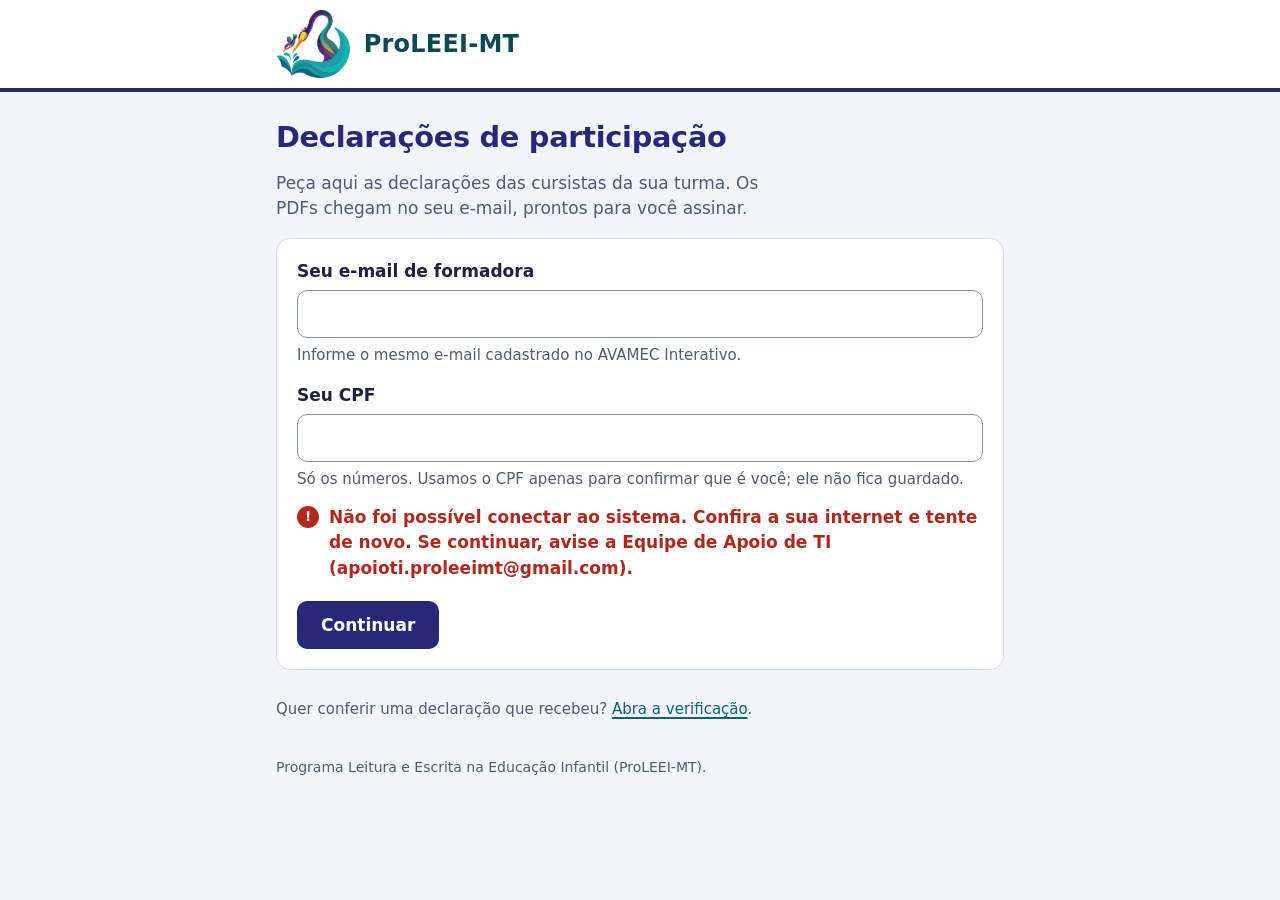
<file: index.html>
<!DOCTYPE html>
<html lang="pt-BR">
<head>
<meta charset="utf-8">
<meta name="viewport" content="width=device-width, initial-scale=1">
<meta http-equiv="Content-Security-Policy" content="default-src 'none'; script-src 'self'; style-src 'self' 'unsafe-inline' https://fonts.googleapis.com; font-src https://fonts.gstatic.com; img-src 'self' data:; connect-src https://script.google.com https://*.googleusercontent.com; base-uri 'none'; form-action 'none'">
<meta name="referrer" content="no-referrer">
<meta name="robots" content="noindex, nofollow">
<title>Declarações de participação</title>
<link rel="icon" type="image/svg+xml" href="favicon.svg">
<link rel="preconnect" href="https://fonts.googleapis.com"><link rel="preconnect" href="https://fonts.gstatic.com" crossorigin>
<link rel="stylesheet" href="https://fonts.googleapis.com/css2?family=Atkinson+Hyperlegible:wght@400;700&amp;display=swap">
<link rel="stylesheet" href="estilo.css">
</head>
<body>
<header class="topo"><div class="topo-in"><img id="logo-topo" class="topo-logo" src="logo.png" width="74" height="68" alt=""><span class="topo-nome">ProLEEI-MT</span></div></header>
<main class="miolo">

  <section id="tela-entrada" class="tela">
    <h1 id="t-entrada" tabindex="-1">Declarações de participação</h1>
    <p class="lead">Peça aqui as declarações das cursistas da sua turma. Os PDFs chegam no seu e-mail, prontos para você assinar.</p>
    <p class="nota-info" id="aviso-saiu" role="status" hidden>Você saiu. Para fazer outro pedido, entre de novo.</p>
    <form id="form-entrada" class="folha" novalidate>
      <div class="campo">
        <label for="email">Seu e-mail de formadora</label>
        <input id="email" type="email" inputmode="email" autocomplete="email" autocapitalize="none" spellcheck="false" required>
        <p class="ajuda">Informe o mesmo e-mail cadastrado no AVAMEC Interativo.</p>
      </div>
      <div class="campo" id="campo-cpf">
        <label for="cpf">Seu CPF</label>
        <input id="cpf" type="text" inputmode="numeric" autocomplete="off" spellcheck="false" maxlength="20" aria-describedby="ajuda-cpf">
        <p class="ajuda" id="ajuda-cpf">Só os números. Usamos o CPF apenas para confirmar que é você; ele não fica guardado.</p>
      </div>
      <div class="campo" id="campo-codigo" hidden>
        <label for="codigo-acesso">Código de acesso</label>
        <input id="codigo-acesso" type="text" autocomplete="off" autocapitalize="none" spellcheck="false">
        <p class="ajuda">A coordenação enviou este código para você.</p>
      </div>
      <p class="erro" id="erro-entrada" role="alert" hidden></p>
      <div class="acoes" style="margin-top:20px">
        <button class="btn primario" id="btn-entrar" type="submit">Continuar</button>
      </div>
    </form>
    <p class="rodape-link">Quer conferir uma declaração que recebeu? <a id="link-verificar" href="#">Abra a verificação</a>.</p>
  </section>

  <section id="tela-lista" class="tela" hidden>
    <div class="cabeca">
      <div>
        <h1 id="t-lista" tabindex="-1">Olá</h1>
        <p class="suave pequeno">Pedido em nome de <span id="email-sessao"></span>.</p>
      </div>
      <button class="btn secundario" id="btn-sair-lista" type="button">Sair</button>
    </div>
    <div id="bloco-turma" class="campo" hidden>
      <label for="seletor-turma">Turma</label>
      <select id="seletor-turma"></select>
    </div>
    <div>
      <h2 id="titulo-turma"></h2>
      <p class="suave" id="resumo-turma"></p>
    </div>
    <div class="aviso" id="aviso-turma" role="alert" hidden><span id="aviso-turma-texto"></span></div>
    <div id="area-lista">
      <p class="lead">Marque as cursistas que devem receber a declaração e informe a carga horária (CH) de cada uma.</p>
      <p class="nota-info" id="nada-a-pedir" role="status" style="margin-top:16px" hidden></p>
      <div class="lista-folha" style="margin-top:16px">
        <div class="ferramentas">
          <label class="rotulo" for="busca" style="margin-bottom:6px">Buscar cursista</label>
          <input id="busca" type="search" autocomplete="off" placeholder="Digite parte do nome">
          <div class="ferramentas-linha" id="linha-emitidas" hidden>
            <label class="caixa-opcao"><input type="checkbox" id="mostrar-emitidas"> Mostrar também quem já tem declaração</label>
          </div>
        </div>
        <ul id="lista"></ul>
      </div>
      <p class="rodape" id="rodape-lista"></p>
      <div class="barra" id="barra">
        <div class="barra-info">
          <strong id="contagem" aria-live="polite">Nenhuma cursista marcada</strong>
          <p class="erro" id="erro-lista" role="alert" hidden></p>
        </div>
        <button class="btn primario" id="btn-revisar" type="button" disabled>Revisar pedido</button>
      </div>
    </div>
  </section>

  <section id="tela-revisao" class="tela" hidden>
    <h2 id="t-revisao" tabindex="-1">Confira o pedido</h2>
    <p id="rev-texto"></p>
    <p class="aviso" id="rev-correcao" hidden>Atenção: ao corrigir a carga horária, a declaração anterior é anulada e deixa de valer. Use só a nova.</p>
    <ul class="rev-lista" id="rev-lista"></ul>
    <p class="suave pequeno" id="rev-assinar">Para assinar pelo Gov.br, entre em <a href="https://assinador.iti.br" target="_blank" rel="noopener noreferrer">assinador.iti.br</a> com a sua conta gov.br (nível prata ou ouro). É gratuito.</p>
    <p class="erro" id="erro-revisao" role="alert" hidden></p>
    <div class="acoes">
      <button class="btn primario" id="btn-enviar" type="button">Enviar pedido</button>
      <button class="btn secundario" id="btn-voltar" type="button">Voltar e ajustar</button>
    </div>
  </section>

  <section id="tela-pronto" class="tela" hidden>
    <div class="conclusao">
      <div id="selo-pronto"></div>
      <h2 id="t-pronto" tabindex="-1">Pedido enviado</h2>
      <p id="pronto-texto"></p>
      <p id="pronto-extra" class="suave"></p>
      <div class="acoes">
        <button class="btn primario" id="btn-outro" type="button">Fazer outro pedido</button>
        <button class="btn texto" id="btn-sair" type="button">Sair</button>
      </div>
    </div>
  </section>

  <p class="rodape">Programa Leitura e Escrita na Educação Infantil (ProLEEI-MT).</p>
</main>
<noscript><p class="miolo">Esta página precisa do JavaScript ativado no navegador.</p></noscript>
<script src="config.js"></script>
<script src="comum.js"></script>
<script src="pedido.js"></script>
</body>
</html>
</file>
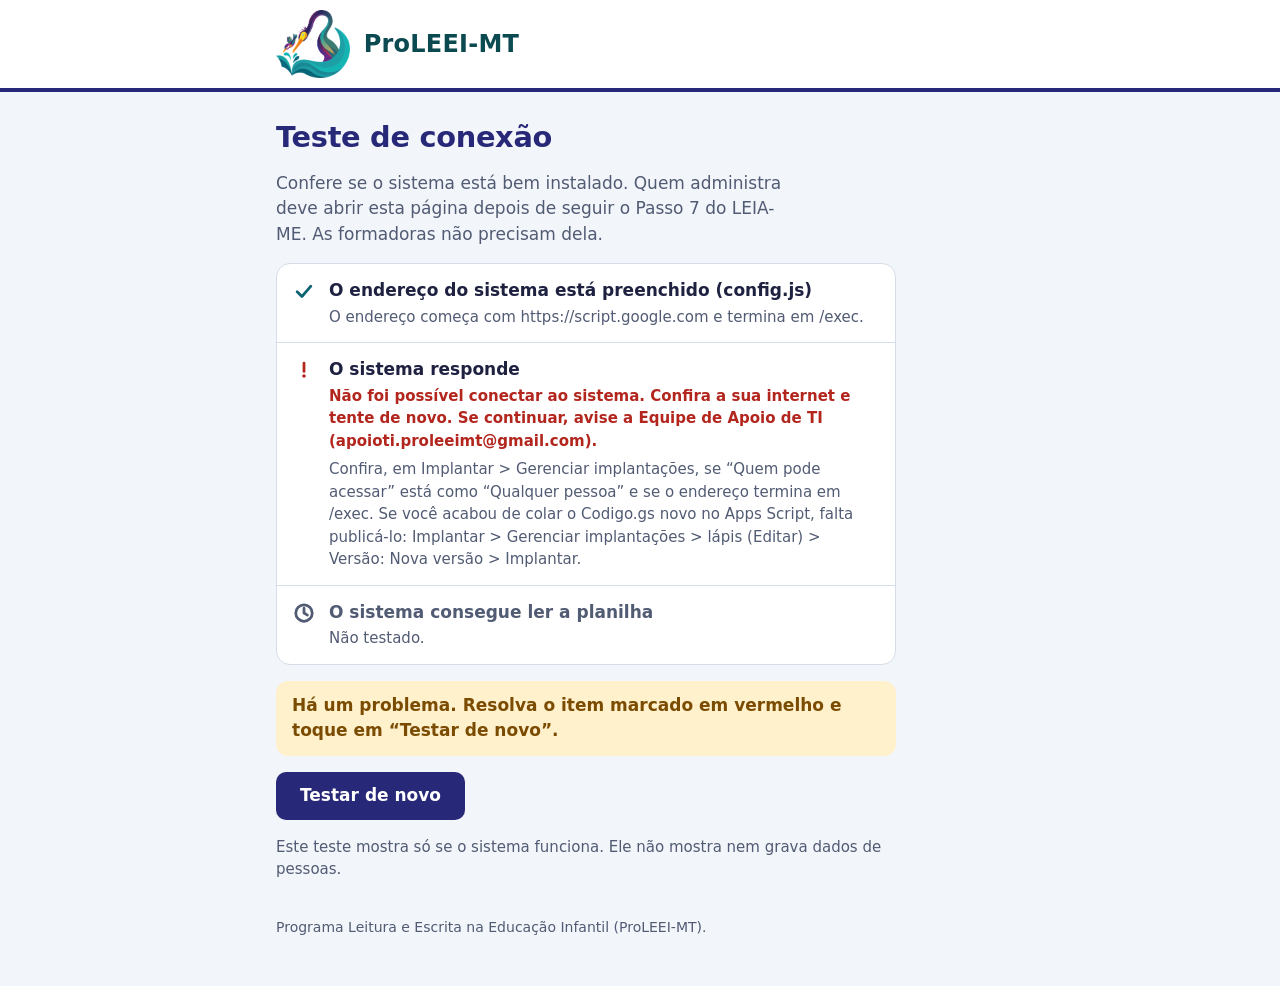
<file: teste.html>
<!DOCTYPE html>
<html lang="pt-BR">
<head>
<meta charset="utf-8">
<meta name="viewport" content="width=device-width, initial-scale=1">
<meta http-equiv="Content-Security-Policy" content="default-src 'none'; script-src 'self'; style-src 'self' 'unsafe-inline' https://fonts.googleapis.com; font-src https://fonts.gstatic.com; img-src 'self' data:; connect-src https://script.google.com https://*.googleusercontent.com; base-uri 'none'; form-action 'none'">
<meta name="referrer" content="no-referrer">
<meta name="robots" content="noindex, nofollow">
<title>Teste de conexão</title>
<link rel="icon" type="image/svg+xml" href="favicon.svg">
<link rel="preconnect" href="https://fonts.googleapis.com"><link rel="preconnect" href="https://fonts.gstatic.com" crossorigin>
<link rel="stylesheet" href="https://fonts.googleapis.com/css2?family=Atkinson+Hyperlegible:wght@400;700&amp;display=swap">
<link rel="stylesheet" href="estilo.css">
</head>
<body>
<header class="topo"><div class="topo-in"><img id="logo-topo" class="topo-logo" src="logo.png" width="74" height="68" alt=""><span class="topo-nome">ProLEEI-MT</span></div></header>
<main class="miolo">
  <section class="tela estreita">
    <h1 id="t-teste" tabindex="-1">Teste de conexão</h1>
    <p class="lead">Confere se o sistema está bem instalado. Quem administra deve abrir esta página depois de seguir o Passo 7 do LEIA-ME. As formadoras não precisam dela.</p>
    <ul id="testes" class="lista-folha testes" aria-live="polite"></ul>
    <p id="resumo" class="nota-info" role="status" hidden></p>
    <div class="acoes">
      <button class="btn primario" id="btn-refazer" type="button">Testar de novo</button>
    </div>
    <p class="suave pequeno">Este teste mostra só se o sistema funciona. Ele não mostra nem grava dados de pessoas.</p>
  </section>
  <p class="rodape">Programa Leitura e Escrita na Educação Infantil (ProLEEI-MT).</p>
</main>
<noscript><p class="miolo">Esta página precisa do JavaScript ativado no navegador.</p></noscript>
<script src="config.js"></script>
<script src="comum.js"></script>
<script src="teste.js"></script>
</body>
</html>
</file>
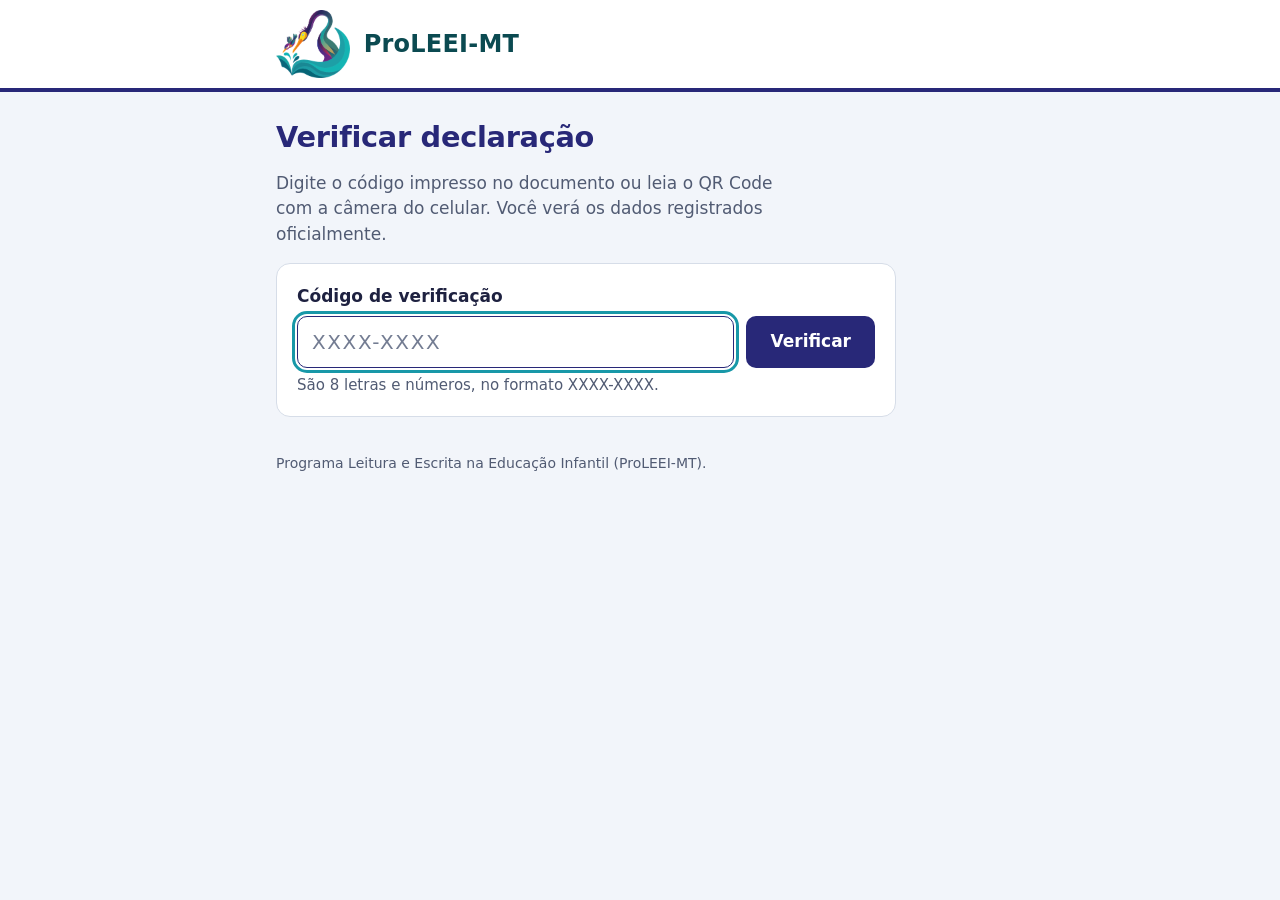
<file: verificar.html>
<!DOCTYPE html>
<html lang="pt-BR">
<head>
<meta charset="utf-8">
<meta name="viewport" content="width=device-width, initial-scale=1">
<meta http-equiv="Content-Security-Policy" content="default-src 'none'; script-src 'self'; style-src 'self' 'unsafe-inline' https://fonts.googleapis.com; font-src https://fonts.gstatic.com; img-src 'self' data:; connect-src https://script.google.com https://*.googleusercontent.com; base-uri 'none'; form-action 'none'">
<meta name="referrer" content="no-referrer">
<meta name="robots" content="noindex, nofollow">
<title>Verificar declaração</title>
<link rel="icon" type="image/svg+xml" href="favicon.svg">
<link rel="preconnect" href="https://fonts.googleapis.com"><link rel="preconnect" href="https://fonts.gstatic.com" crossorigin>
<link rel="stylesheet" href="https://fonts.googleapis.com/css2?family=Atkinson+Hyperlegible:wght@400;700&amp;display=swap">
<link rel="stylesheet" href="estilo.css">
</head>
<body>
<header class="topo"><div class="topo-in"><img id="logo-topo" class="topo-logo" src="logo.png" width="74" height="68" alt=""><span class="topo-nome">ProLEEI-MT</span></div></header>
<main class="miolo">
  <section class="tela estreita">
    <h1>Verificar declaração</h1>
    <p class="lead">Digite o código impresso no documento ou leia o QR Code com a câmera do celular. Você verá os dados registrados oficialmente.</p>
    <form id="form-codigo" class="folha" novalidate>
      <div class="campo">
        <label for="codigo">Código de verificação</label>
        <div class="campo-linha">
          <input id="codigo" type="text" inputmode="text" autocomplete="off" autocapitalize="characters" spellcheck="false" maxlength="9" placeholder="XXXX-XXXX" aria-describedby="ajuda-codigo">
          <button class="btn primario" id="btn-verificar" type="submit">Verificar</button>
        </div>
        <p class="ajuda" id="ajuda-codigo">São 8 letras e números, no formato <span class="nq">XXXX-XXXX</span>.</p>
      </div>
    </form>
    <section id="resultado" class="resultado" aria-live="polite"></section>
  </section>
  <p class="rodape">Programa Leitura e Escrita na Educação Infantil (ProLEEI-MT).</p>
</main>
<noscript><p class="miolo">Esta página precisa do JavaScript ativado no navegador.</p></noscript>
<script src="config.js"></script>
<script src="comum.js"></script>
<script src="verificar.js"></script>
</body>
</html>
</file>
<file: estilo.css>
:root{
  --indigo:#282878; --indigo-escuro:#1E1E5E;
  --teal:#1898A8; --teal-tinta:#0C6372; --teal-lavado:#E2F3F5; --teal-linha:#EEF7F8; --marca-texto:#0B4A51;
  --ambar-tinta:#7A4B00; --ambar-lavado:#FFF1CC;
  --rubi:#B3261E; --rubi-lavado:#FCEAE8;
  --fundo:#F2F5FA; --papel:#FFFFFF; --linha:#D6DDE8; --borda:#8A94A8;
  --texto:#1E2140; --suave:#515B73;
}
*,*::before,*::after{box-sizing:border-box}
html{-webkit-text-size-adjust:100%;text-size-adjust:100%}
body{margin:0;min-height:100vh;background:var(--fundo);color:var(--texto);
  font:400 17px/1.5 "Atkinson Hyperlegible",system-ui,-apple-system,"Segoe UI",Roboto,"Helvetica Neue",Arial,sans-serif}
[hidden]{display:none!important}
h1,h2,h3,p,ul,ol,dl,dd,figure{margin:0}
ul,ol{padding:0;list-style:none}
h1,h2{color:var(--indigo);line-height:1.2;font-weight:700}
h1{font-size:1.8rem;letter-spacing:-.01em}
h2{font-size:1.4rem}
button,input,select{font:inherit;color:inherit}
a{color:var(--teal-tinta);text-underline-offset:3px;text-decoration-thickness:1.5px}
a:hover{color:var(--indigo)}
:focus-visible{outline:3px solid var(--teal);outline-offset:2px}
h1:focus,h2:focus{outline:none}

/* topo claro: o desenho do ProLEEI-MT foi feito para fundo claro (no azul-escuro, a cabeça roxa e as ondas verde-escuras somem) */
.topo{background:var(--papel);border-bottom:4px solid var(--indigo)}
.topo-in{max-width:760px;margin:0 auto;padding:10px 16px;display:flex;align-items:center;gap:14px}
.topo-logo{display:block;flex:none;width:auto;height:56px}
.topo-nome{font-weight:700;font-size:1.375rem;letter-spacing:.01em;color:var(--marca-texto)}
@media (min-width:521px){
  .topo-logo{height:68px}
  .topo-nome{font-size:1.5rem}
}

.miolo{max-width:760px;margin:0 auto;padding:28px 16px 48px}
.tela>*+*{margin-top:16px}
.lead{color:var(--suave);max-width:48ch}
.suave{color:var(--suave)}
.pequeno{font-size:.9375rem}
.rodape-link{margin-top:28px;color:var(--suave);font-size:.9375rem}
.rodape{margin-top:36px;color:var(--suave);font-size:.875rem;max-width:56ch}

.folha{background:var(--papel);border:1px solid var(--linha);border-radius:14px;padding:20px}
.campo+.campo{margin-top:16px}
.campo>label,.rotulo{display:block;font-weight:700;margin-bottom:6px}
input[type=text],input[type=email],input[type=search],select{width:100%;min-height:48px;padding:10px 14px;
  border:1.5px solid var(--borda);border-radius:10px;background:#fff}
input[type=text]:focus,input[type=email]:focus,input[type=search]:focus,select:focus{border-color:var(--indigo)}
.ajuda{color:var(--suave);font-size:.9375rem;margin-top:6px}
.erro{display:flex;gap:10px;align-items:flex-start;color:var(--rubi);font-weight:700;margin-top:14px}
.erro::before{content:"!";flex:none;display:inline-grid;place-items:center;width:22px;height:22px;margin-top:1px;
  border-radius:50%;background:var(--rubi);color:#fff;font-size:.85rem;line-height:1}
.aviso{display:flex;gap:10px;background:var(--ambar-lavado);color:var(--ambar-tinta);border-radius:12px;padding:12px 16px;font-weight:700}
.nota-info{background:var(--teal-linha);border:1px solid var(--teal-lavado);color:var(--teal-tinta);border-radius:12px;padding:12px 16px}
.cabeca{display:flex;flex-wrap:wrap;justify-content:space-between;align-items:flex-start;gap:12px 16px}

.btn{display:inline-flex;align-items:center;justify-content:center;gap:8px;min-height:48px;padding:10px 22px;
  border-radius:10px;border:2px solid transparent;font-weight:700;line-height:1.2;cursor:pointer;text-decoration:none}
.btn.primario{background:var(--indigo);color:#fff}
.btn.primario:hover:not(:disabled){background:var(--indigo-escuro)}
.btn.secundario{background:var(--papel);color:var(--indigo);border-color:var(--indigo)}
.btn.secundario:hover:not(:disabled){background:var(--fundo)}
.btn.texto{background:none;border-color:transparent;color:var(--teal-tinta);text-decoration:underline;
  text-underline-offset:3px;min-height:44px;padding:8px 6px;margin-left:-6px;font-weight:400}
.btn:disabled{opacity:.5;cursor:not-allowed}
.btn:active:not(:disabled){transform:translateY(1px)}
.acoes{display:flex;flex-wrap:wrap;gap:12px;align-items:center}

.selo{display:block;color:var(--teal-tinta)}
.selo-cancelada{color:var(--rubi)}
.selo-alerta{color:var(--ambar-tinta)}
.selo-roseta{fill:currentColor}
.selo-marca{fill:none;stroke:#fff;stroke-width:10;stroke-linecap:round;stroke-linejoin:round}
.selo-ponto{fill:#fff}
.selo-anel{fill:none;stroke:#fff;stroke-width:3;stroke-linecap:round;stroke-dasharray:.1 6.2;opacity:.85}
.selo-grande{width:132px;height:132px}
@media (prefers-reduced-motion:no-preference){
  .selo-novo{animation:carimbo .55s cubic-bezier(.2,.9,.3,1.15) both}
  .selo-novo .selo-marca{stroke-dasharray:1;stroke-dashoffset:1;animation:traco .45s .32s ease-out forwards}
}
@keyframes carimbo{from{opacity:0;transform:scale(1.4) rotate(-12deg)}to{opacity:1;transform:none}}
@keyframes traco{to{stroke-dashoffset:0}}

.chip{display:inline-flex;align-items:center;gap:6px;padding:1px 10px 1px 8px;border-radius:999px;
  font-size:.8125rem;font-weight:700;line-height:1.7}
.chip svg{width:14px;height:14px;flex:none}
.chip-emitida{background:var(--teal-lavado);color:var(--teal-tinta)}
.chip-fila{background:var(--ambar-lavado);color:var(--ambar-tinta)}
.chip-pendencia,.chip-conflito{background:var(--rubi-lavado);color:var(--rubi)}

/* lista de cursistas */
.lista-folha{background:var(--papel);border:1px solid var(--linha);border-radius:14px}
.ferramentas{background:var(--papel);padding:14px 16px;border-radius:14px 14px 0 0;border-bottom:1px solid var(--linha)}
.ferramentas-linha{display:flex;flex-wrap:wrap;gap:10px 20px;align-items:center;margin-top:12px}
.caixa-opcao{display:inline-flex;align-items:center;gap:10px;min-height:44px;cursor:pointer;font-weight:700}
.caixa-opcao input,.linha input[type=checkbox]{width:24px;height:24px;margin:0;accent-color:var(--indigo);flex:none}
.linha{display:grid;grid-template-columns:24px minmax(0,1fr) auto;column-gap:14px;row-gap:2px;align-items:center;
  padding:6px 16px;border-top:1px solid var(--linha)}
.linha:first-child{border-top:0}
.linha.marcada{background:var(--teal-linha);box-shadow:inset 4px 0 0 var(--teal)}
.linha .nome{display:flex;align-items:center;min-height:44px;font-weight:700;overflow-wrap:anywhere;cursor:pointer}
.linha.travada .nome{cursor:default;color:var(--suave)}
.linha.travada input[type=checkbox]{opacity:.4}
.linha .ch{display:none;align-items:center;gap:6px}
.linha.marcada .ch{display:flex}
.linha .ch input{width:76px;min-height:44px;padding:6px 8px;text-align:center;font-weight:700}
.linha .ch input[readonly]{background:var(--fundo);border-color:var(--linha)}
.linha .extra{grid-column:2 / -1;display:flex;flex-wrap:wrap;align-items:center;gap:4px 10px;padding-bottom:6px}
.linha .extra:empty{display:none}
.linha .msg{color:var(--suave);font-size:.9375rem}
.linha .opcoes{grid-column:2 / -1;display:none;flex-direction:column;padding-bottom:6px}
.linha.marcada .opcoes{display:flex}
.opcao{display:flex;align-items:flex-start;gap:10px;min-height:44px;padding:6px 0;cursor:pointer}
.opcao input{width:22px;height:22px;margin:2px 0 0;accent-color:var(--indigo);flex:none}
.opcao strong{display:block}
.opcao .explica{display:block;color:var(--suave);font-size:.9375rem}
.linha .linha-aviso{grid-column:2 / -1;color:var(--rubi);font-weight:700;font-size:.9375rem;padding-bottom:6px}
.linha.com-erro{background:var(--rubi-lavado)}
.linha.com-erro .ch input{border-color:var(--rubi)}
.vazio{padding:28px 16px;color:var(--suave)}
.barra{position:sticky;bottom:0;z-index:3;display:flex;align-items:center;justify-content:space-between;gap:12px;
  margin-top:16px;padding:12px 16px calc(12px + env(safe-area-inset-bottom));background:var(--papel);
  border:1px solid var(--linha);border-radius:14px;box-shadow:0 -6px 18px rgba(30,33,64,.1)}
.barra-info{min-width:0}
.barra-info strong{display:block}
.barra .erro{margin-top:2px;font-size:.9375rem}

/* revisão e conclusão */
.rev-lista{background:var(--papel);border:1px solid var(--linha);border-radius:14px}
.rev-lista li{display:flex;flex-wrap:wrap;justify-content:space-between;gap:2px 16px;padding:12px 16px;border-top:1px solid var(--linha)}
.rev-lista li:first-child{border-top:0}
.rev-nome{font-weight:700;overflow-wrap:anywhere;min-width:0}
.rev-ch{font-weight:700;font-variant-numeric:tabular-nums}
.rev-nota{flex-basis:100%;color:var(--suave);font-size:.9375rem}
.conclusao{display:flex;flex-direction:column;align-items:flex-start;gap:16px}

/* verificação */
.estreita{max-width:620px}
.nq{white-space:nowrap}
.campo-linha{display:flex;gap:12px;align-items:stretch}
.campo-linha input{flex:1;min-width:0;font-size:1.25rem;font-weight:700;letter-spacing:.08em;text-transform:uppercase;
  font-variant-numeric:tabular-nums}
.campo-linha input::placeholder{letter-spacing:.08em;font-weight:400;color:#737C92}
.resultado{margin-top:28px;scroll-margin-top:16px}
.resultado-corpo{display:flex;flex-direction:column;gap:16px;align-items:flex-start}
.resultado h2{font-size:1.6rem}
.resultado-ok h2{color:var(--teal-tinta)}
.resultado-cancelada h2{color:var(--rubi)}
.resultado-alerta h2{color:var(--ambar-tinta)}
.dados{width:100%;background:var(--papel);border:1px solid var(--linha);border-radius:14px}
.dados>div{display:grid;grid-template-columns:minmax(120px,170px) 1fr;gap:4px 16px;padding:12px 16px;border-top:1px solid var(--linha)}
.dados>div:first-child{border-top:0}
.dados dt{color:var(--suave)}
.dados dd{font-weight:700;overflow-wrap:anywhere}
.dados dd span{display:block}
.nota{color:var(--suave);max-width:52ch}

.testes{display:flex;flex-direction:column}
.teste{display:grid;grid-template-columns:24px minmax(0,1fr);gap:0 12px;padding:14px 16px;border-top:1px solid var(--linha)}
.teste:first-child{border-top:0}
.teste svg{width:22px;height:22px;margin-top:2px}
.teste strong{display:block}
.teste p{font-size:.9375rem;margin-top:2px;overflow-wrap:anywhere}
.teste .situacao{color:var(--suave)}
.teste .como{color:var(--suave);margin-top:6px}
.teste-ok svg{color:var(--teal-tinta)}
.teste-falha svg{color:var(--rubi)}
.teste-falha .situacao{color:var(--rubi);font-weight:700}
.teste-espera svg,.teste-pulado svg{color:var(--suave)}
.teste-pulado strong{color:var(--suave)}
@media (max-width:520px){
  body{font-size:16.5px}
  h1{font-size:1.6rem}
  .miolo{padding-top:20px}
  .folha{padding:16px}
  .dados>div{grid-template-columns:1fr}
  .campo-linha{flex-direction:column}
  .barra{flex-wrap:wrap}
  .barra .btn{width:100%}
}
@media print{
  .topo,.barra,form,.rodape-link{display:none!important}
  body{background:#fff}
}
</file>
